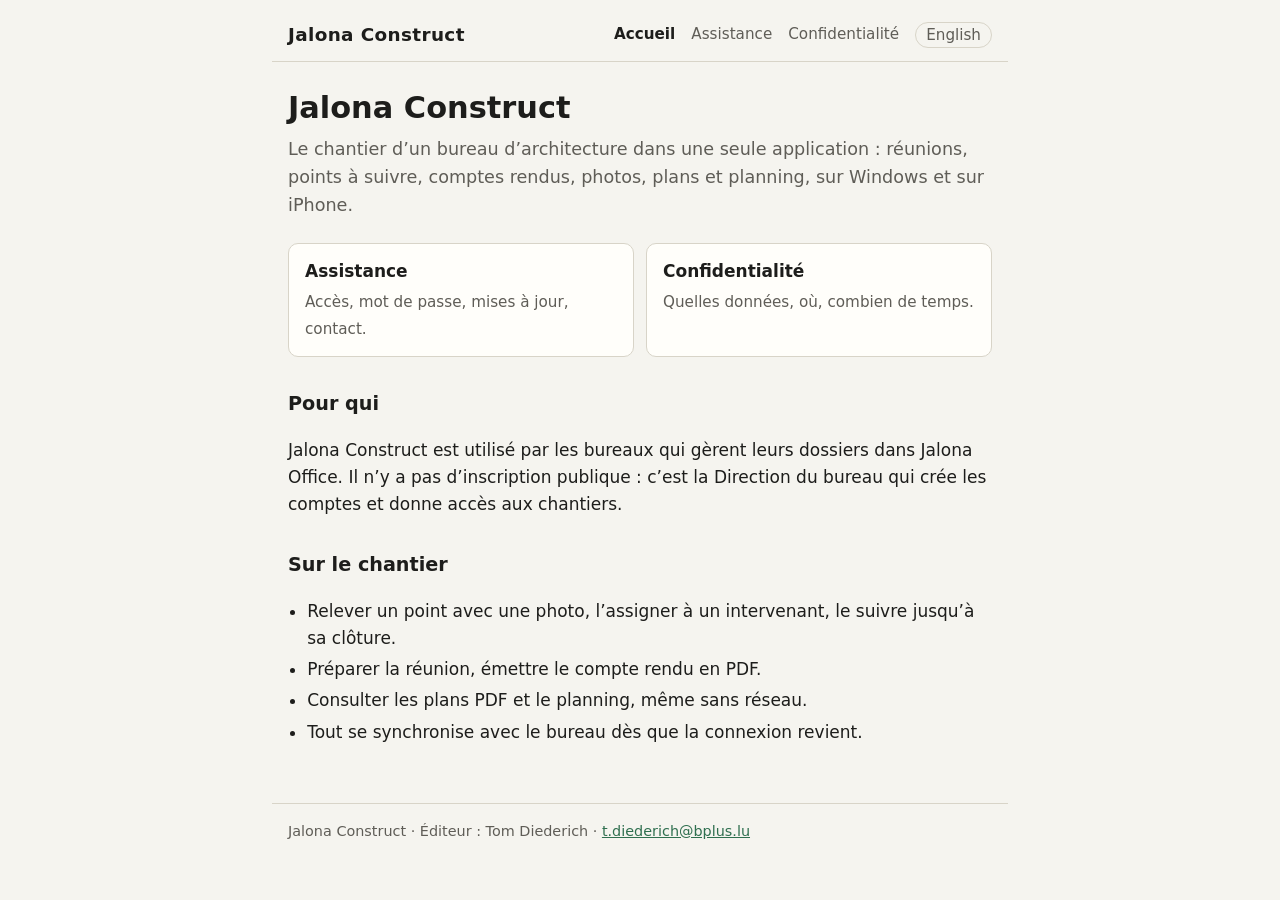
<file: index.html>
<!doctype html>
<html lang="fr">
<head>
<meta charset="utf-8">
<meta name="viewport" content="width=device-width, initial-scale=1">
<title>Jalona Construct</title>
<meta name="description" content="Jalona Construct : réunions de chantier, comptes rendus, photos, plans et planning pour les bureaux d’architecture.">
<link rel="alternate" hreflang="en" href="en/">
<link rel="stylesheet" href="style.css">
</head>
<body>
<header>
  <a class="brand" href="./">Jalona Construct</a>
  <nav><a href="./" aria-current="page">Accueil</a><a href="support/">Assistance</a><a href="confidentialite/">Confidentialité</a><a class="lang" href="en/" hreflang="en">English</a></nav>
</header>
<main>
<h1>Jalona Construct</h1>
<p class="lede">Le chantier d’un bureau d’architecture dans une seule application : réunions, points à suivre, comptes rendus, photos, plans et planning, sur Windows et sur iPhone.</p>
<div class="cards">
  <a class="card" href="support/"><strong>Assistance</strong><span>Accès, mot de passe, mises à jour, contact.</span></a>
  <a class="card" href="confidentialite/"><strong>Confidentialité</strong><span>Quelles données, où, combien de temps.</span></a>
</div>
<h2>Pour qui</h2>
<p>Jalona Construct est utilisé par les bureaux qui gèrent leurs dossiers dans Jalona Office. Il n’y a pas d’inscription publique : c’est la Direction du bureau qui crée les comptes et donne accès aux chantiers.</p>
<h2>Sur le chantier</h2>
<ul>
  <li>Relever un point avec une photo, l’assigner à un intervenant, le suivre jusqu’à sa clôture.</li>
  <li>Préparer la réunion, émettre le compte rendu en PDF.</li>
  <li>Consulter les plans PDF et le planning, même sans réseau.</li>
  <li>Tout se synchronise avec le bureau dès que la connexion revient.</li>
</ul>
</main>
<footer>Jalona Construct · Éditeur : Tom Diederich · <a href="mailto:t.diederich@bplus.lu">t.diederich@bplus.lu</a></footer>
</body>
</html>
</file>
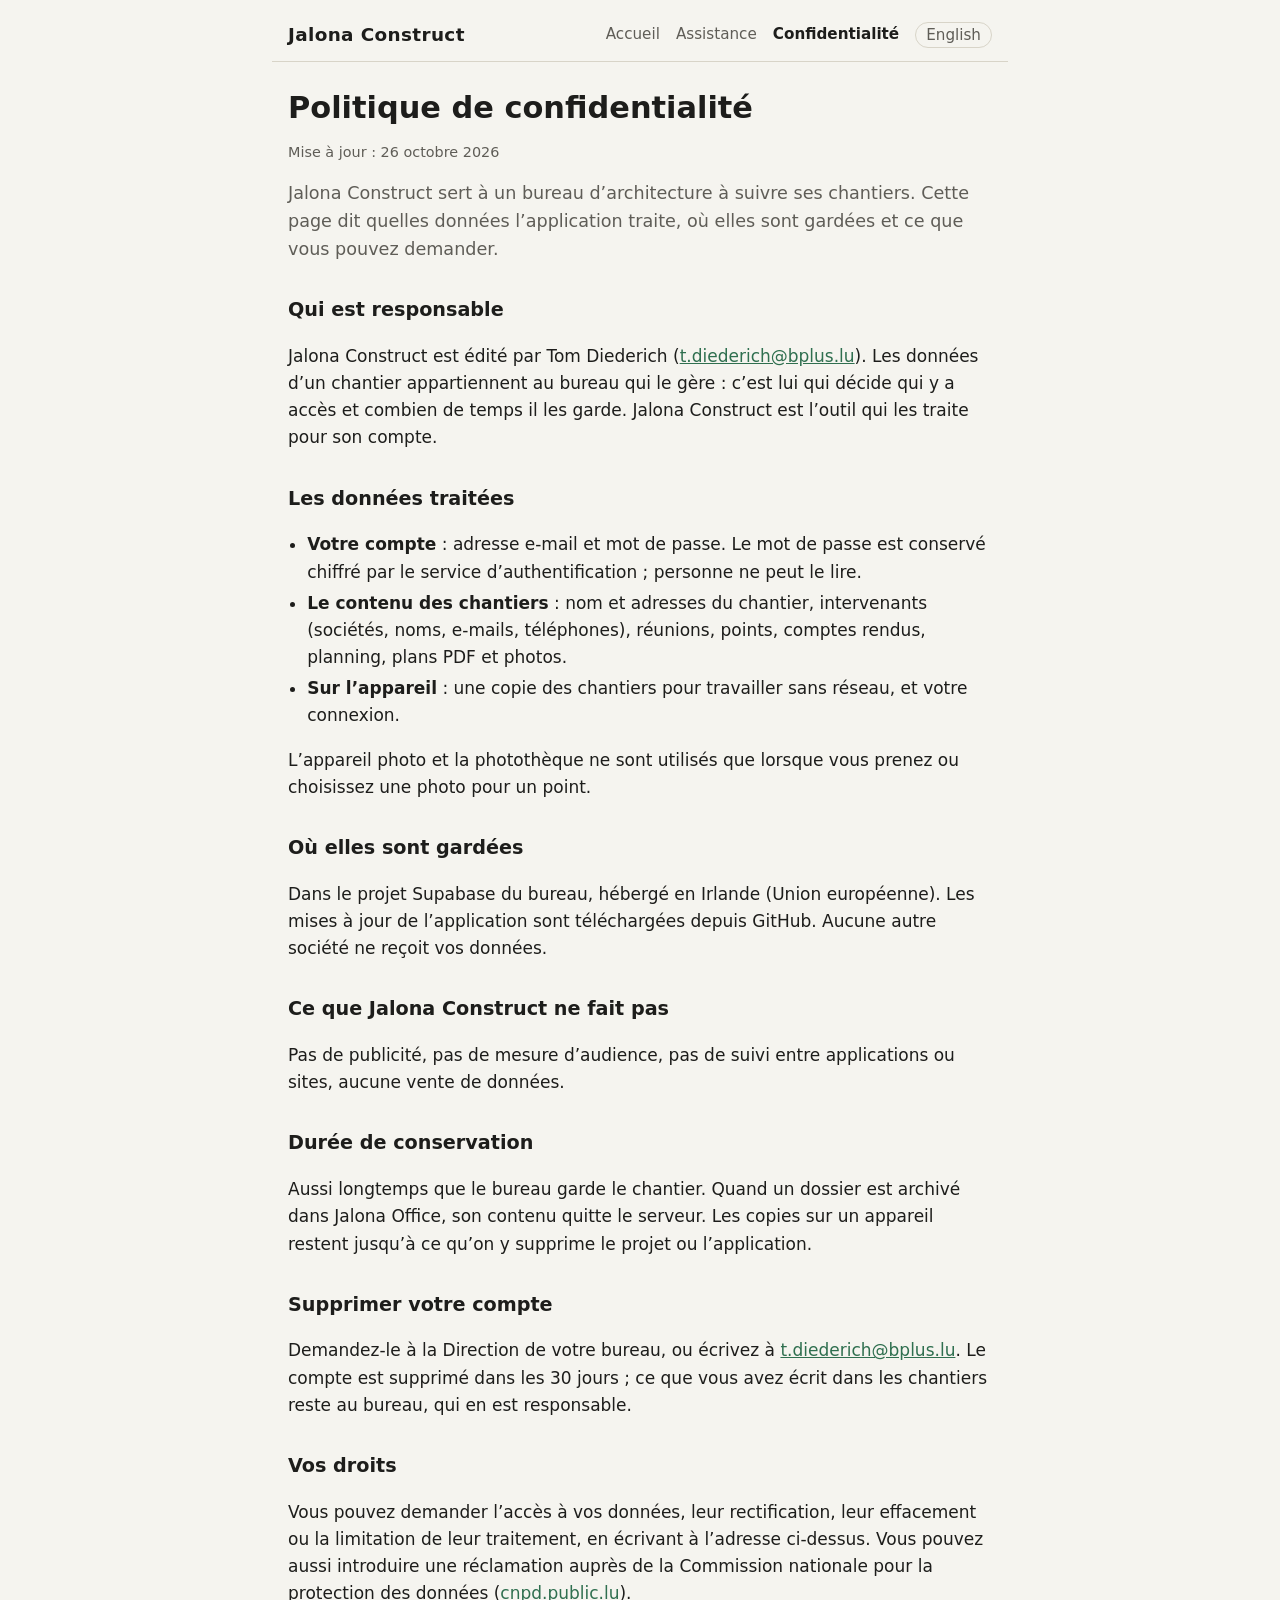
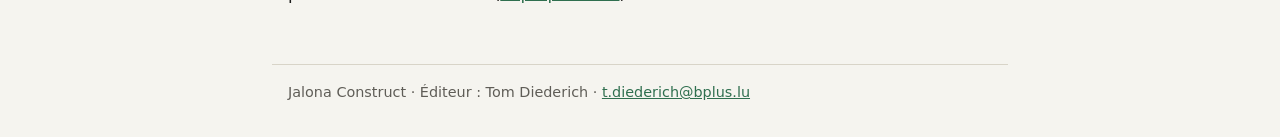
<file: confidentialite/index.html>
<!doctype html>
<html lang="fr">
<head>
<meta charset="utf-8">
<meta name="viewport" content="width=device-width, initial-scale=1">
<title>Confidentialité — Jalona Construct</title>
<meta name="description" content="Politique de confidentialité de Jalona Construct.">
<link rel="alternate" hreflang="en" href="../en/privacy/">
<link rel="stylesheet" href="../style.css">
</head>
<body>
<header>
  <a class="brand" href="../">Jalona Construct</a>
  <nav><a href="../">Accueil</a><a href="../support/">Assistance</a><a href="../confidentialite/" aria-current="page">Confidentialité</a><a class="lang" href="../en/privacy/" hreflang="en">English</a></nav>
</header>
<main>
<h1>Politique de confidentialité</h1>
<p class="updated">Mise à jour : 26 octobre 2026</p>
<p class="lede">Jalona Construct sert à un bureau d’architecture à suivre ses chantiers. Cette page dit quelles données l’application traite, où elles sont gardées et ce que vous pouvez demander.</p>
<h2>Qui est responsable</h2>
<p>Jalona Construct est édité par Tom Diederich (<a href="mailto:t.diederich@bplus.lu">t.diederich@bplus.lu</a>). Les données d’un chantier appartiennent au bureau qui le gère : c’est lui qui décide qui y a accès et combien de temps il les garde. Jalona Construct est l’outil qui les traite pour son compte.</p>
<h2>Les données traitées</h2>
<ul>
  <li><strong>Votre compte</strong> : adresse e-mail et mot de passe. Le mot de passe est conservé chiffré par le service d’authentification ; personne ne peut le lire.</li>
  <li><strong>Le contenu des chantiers</strong> : nom et adresses du chantier, intervenants (sociétés, noms, e-mails, téléphones), réunions, points, comptes rendus, planning, plans PDF et photos.</li>
  <li><strong>Sur l’appareil</strong> : une copie des chantiers pour travailler sans réseau, et votre connexion.</li>
</ul>
<p>L’appareil photo et la photothèque ne sont utilisés que lorsque vous prenez ou choisissez une photo pour un point.</p>
<h2>Où elles sont gardées</h2>
<p>Dans le projet Supabase du bureau, hébergé en Irlande (Union européenne). Les mises à jour de l’application sont téléchargées depuis GitHub. Aucune autre société ne reçoit vos données.</p>
<h2>Ce que Jalona Construct ne fait pas</h2>
<p>Pas de publicité, pas de mesure d’audience, pas de suivi entre applications ou sites, aucune vente de données.</p>
<h2>Durée de conservation</h2>
<p>Aussi longtemps que le bureau garde le chantier. Quand un dossier est archivé dans Jalona Office, son contenu quitte le serveur. Les copies sur un appareil restent jusqu’à ce qu’on y supprime le projet ou l’application.</p>
<h2>Supprimer votre compte</h2>
<p>Demandez-le à la Direction de votre bureau, ou écrivez à <a href="mailto:t.diederich@bplus.lu">t.diederich@bplus.lu</a>. Le compte est supprimé dans les 30 jours ; ce que vous avez écrit dans les chantiers reste au bureau, qui en est responsable.</p>
<h2>Vos droits</h2>
<p>Vous pouvez demander l’accès à vos données, leur rectification, leur effacement ou la limitation de leur traitement, en écrivant à l’adresse ci-dessus. Vous pouvez aussi introduire une réclamation auprès de la Commission nationale pour la protection des données (<a href="https://cnpd.public.lu">cnpd.public.lu</a>).</p>
</main>
<footer>Jalona Construct · Éditeur : Tom Diederich · <a href="mailto:t.diederich@bplus.lu">t.diederich@bplus.lu</a></footer>
</body>
</html>
</file>
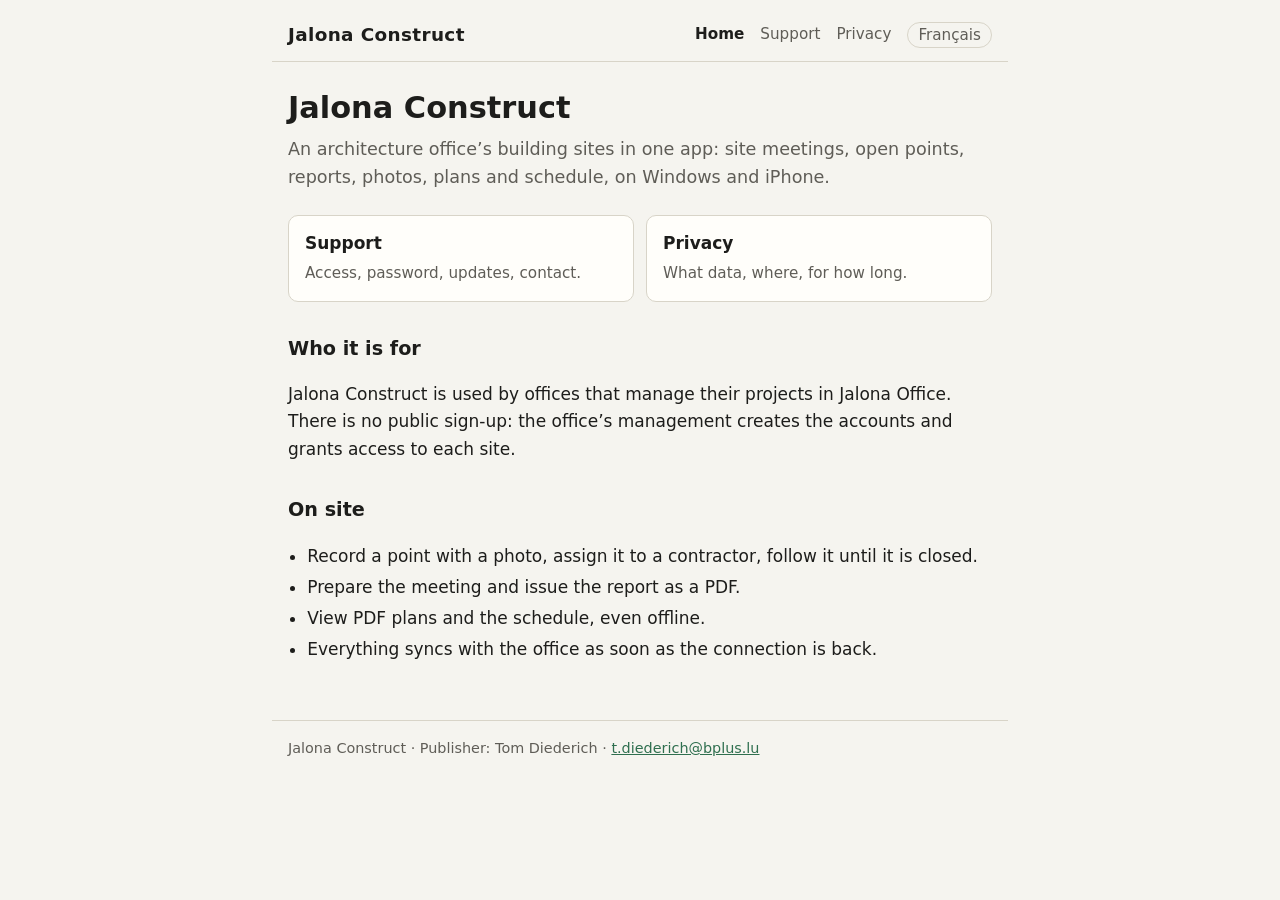
<file: en/index.html>
<!doctype html>
<html lang="en">
<head>
<meta charset="utf-8">
<meta name="viewport" content="width=device-width, initial-scale=1">
<title>Jalona Construct</title>
<meta name="description" content="Jalona Construct: site meetings, reports, photos, plans and schedule for architecture offices.">
<link rel="alternate" hreflang="fr" href="../">
<link rel="stylesheet" href="../style.css">
</head>
<body>
<header>
  <a class="brand" href="../en/">Jalona Construct</a>
  <nav><a href="../en/" aria-current="page">Home</a><a href="../en/support/">Support</a><a href="../en/privacy/">Privacy</a><a class="lang" href="../" hreflang="fr">Français</a></nav>
</header>
<main>
<h1>Jalona Construct</h1>
<p class="lede">An architecture office’s building sites in one app: site meetings, open points, reports, photos, plans and schedule, on Windows and iPhone.</p>
<div class="cards">
  <a class="card" href="support/"><strong>Support</strong><span>Access, password, updates, contact.</span></a>
  <a class="card" href="privacy/"><strong>Privacy</strong><span>What data, where, for how long.</span></a>
</div>
<h2>Who it is for</h2>
<p>Jalona Construct is used by offices that manage their projects in Jalona Office. There is no public sign-up: the office’s management creates the accounts and grants access to each site.</p>
<h2>On site</h2>
<ul>
  <li>Record a point with a photo, assign it to a contractor, follow it until it is closed.</li>
  <li>Prepare the meeting and issue the report as a PDF.</li>
  <li>View PDF plans and the schedule, even offline.</li>
  <li>Everything syncs with the office as soon as the connection is back.</li>
</ul>
</main>
<footer>Jalona Construct · Publisher: Tom Diederich · <a href="mailto:t.diederich@bplus.lu">t.diederich@bplus.lu</a></footer>
</body>
</html>
</file>
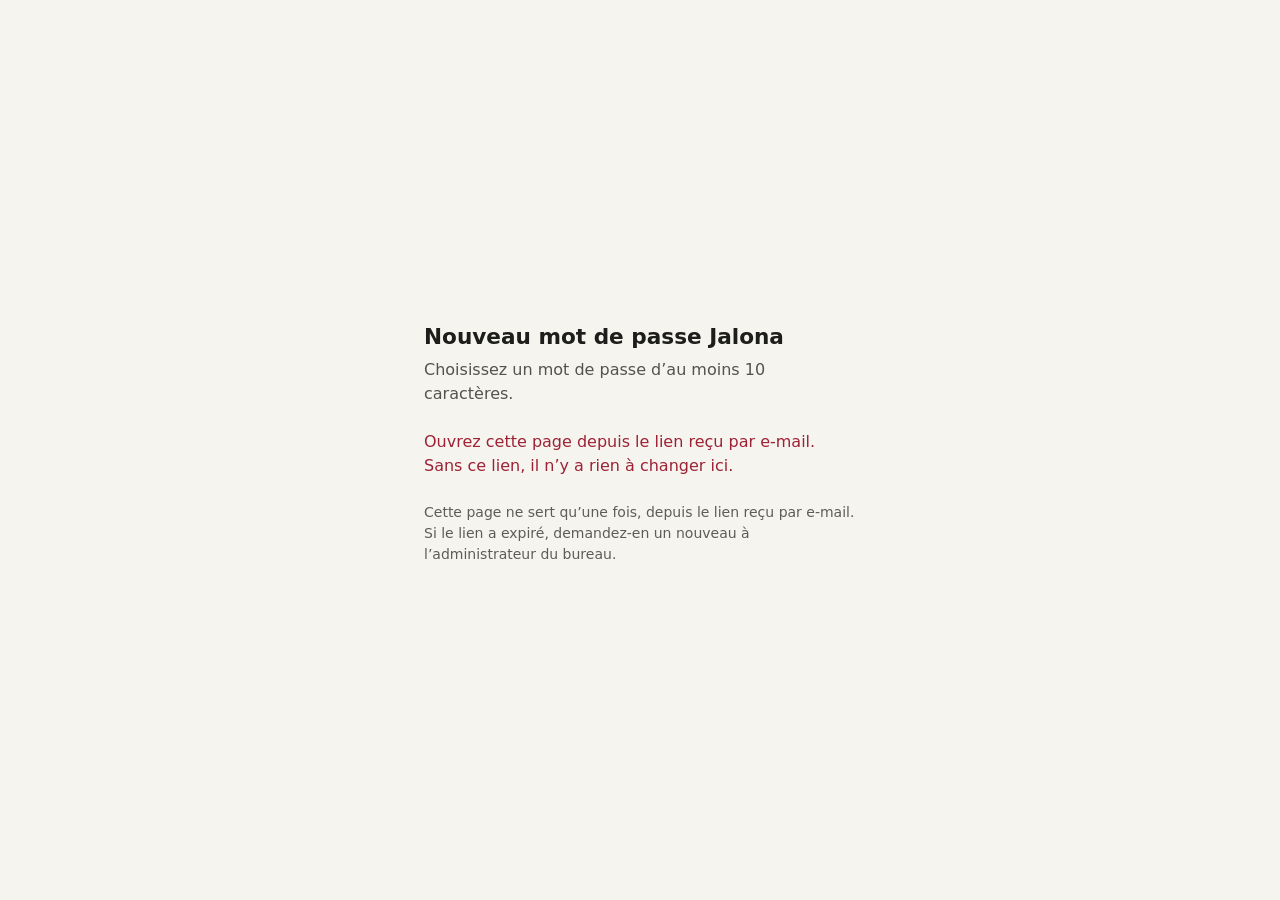
<file: motdepasse/index.html>
<!doctype html>
<html lang="fr">
<head>
<meta charset="utf-8">
<meta name="viewport" content="width=device-width, initial-scale=1">
<meta name="robots" content="noindex, nofollow">
<title>Jalona — nouveau mot de passe</title>
<!--
  Deliberately plain: two static files, no framework and no build step. This page is opened by
  somebody who is locked out, possibly on a telephone, possibly years after anybody last thought
  about it. It has to keep working on its own.

  connect-src names the Supabase project because that is the only place this page talks to.
-->
<meta http-equiv="Content-Security-Policy" content="default-src 'none'; script-src 'self'; style-src 'unsafe-inline'; connect-src https://xtsghxyomjgwtvgwjjaz.supabase.co; base-uri 'none'; form-action 'none'">
<style>
  :root { color-scheme: light dark; --ink: #1d1d1b; --paper: #f5f4ef; --line: #d8d4c8; --bad: #9d2235; --good: #2f6f4f; }
  @media (prefers-color-scheme: dark) { :root { --ink: #ece9e1; --paper: #1b1b19; --line: #3a3a36; --bad: #e2879a; --good: #86c9a5; } }
  * { box-sizing: border-box; }
  body { margin: 0; min-height: 100vh; display: grid; place-items: center; padding: 24px;
         background: var(--paper); color: var(--ink);
         font: 16px/1.5 system-ui, -apple-system, "Segoe UI", sans-serif; }
  main { width: 100%; max-width: 27rem; }
  h1 { font-size: 1.35rem; margin: 0 0 .25rem; }
  p.lede { margin: 0 0 1.5rem; opacity: .75; }
  label { display: block; margin-bottom: 1rem; font-weight: 600; }
  input { display: block; width: 100%; margin-top: .35rem; padding: .6rem .7rem; font: inherit;
          color: inherit; background: transparent; border: 1px solid var(--line); border-radius: 6px; }
  input:focus-visible { outline: 2px solid var(--ink); outline-offset: 1px; }
  button { width: 100%; padding: .7rem; font: inherit; font-weight: 600; cursor: pointer;
           color: var(--paper); background: var(--ink); border: 0; border-radius: 6px; }
  button[disabled] { opacity: .55; cursor: default; }
  .message { margin-top: 1rem; }
  .message:empty { margin: 0; }
  .message.error { color: var(--bad); }
  .message.done { color: var(--good); }
  .hint { margin-top: 1.5rem; font-size: .875rem; opacity: .7; }
</style>
</head>
<body>
<main>
  <h1>Nouveau mot de passe Jalona</h1>
  <p class="lede">Choisissez un mot de passe d’au moins 10 caractères.</p>
  <form id="form">
    <label>Nouveau mot de passe
      <input id="password" type="password" autocomplete="new-password" required minlength="10">
    </label>
    <label>Répéter le mot de passe
      <input id="repeat" type="password" autocomplete="new-password" required minlength="10">
    </label>
    <button id="submit" type="submit">Changer le mot de passe</button>
  </form>
  <p id="message" class="message" role="status" aria-live="polite"></p>
  <p class="hint">Cette page ne sert qu’une fois, depuis le lien reçu par e-mail. Si le lien a
    expiré, demandez-en un nouveau à l’administrateur du bureau.</p>
</main>
<script type="module" src="./recovery.js"></script>
</body>
</html>
</file>
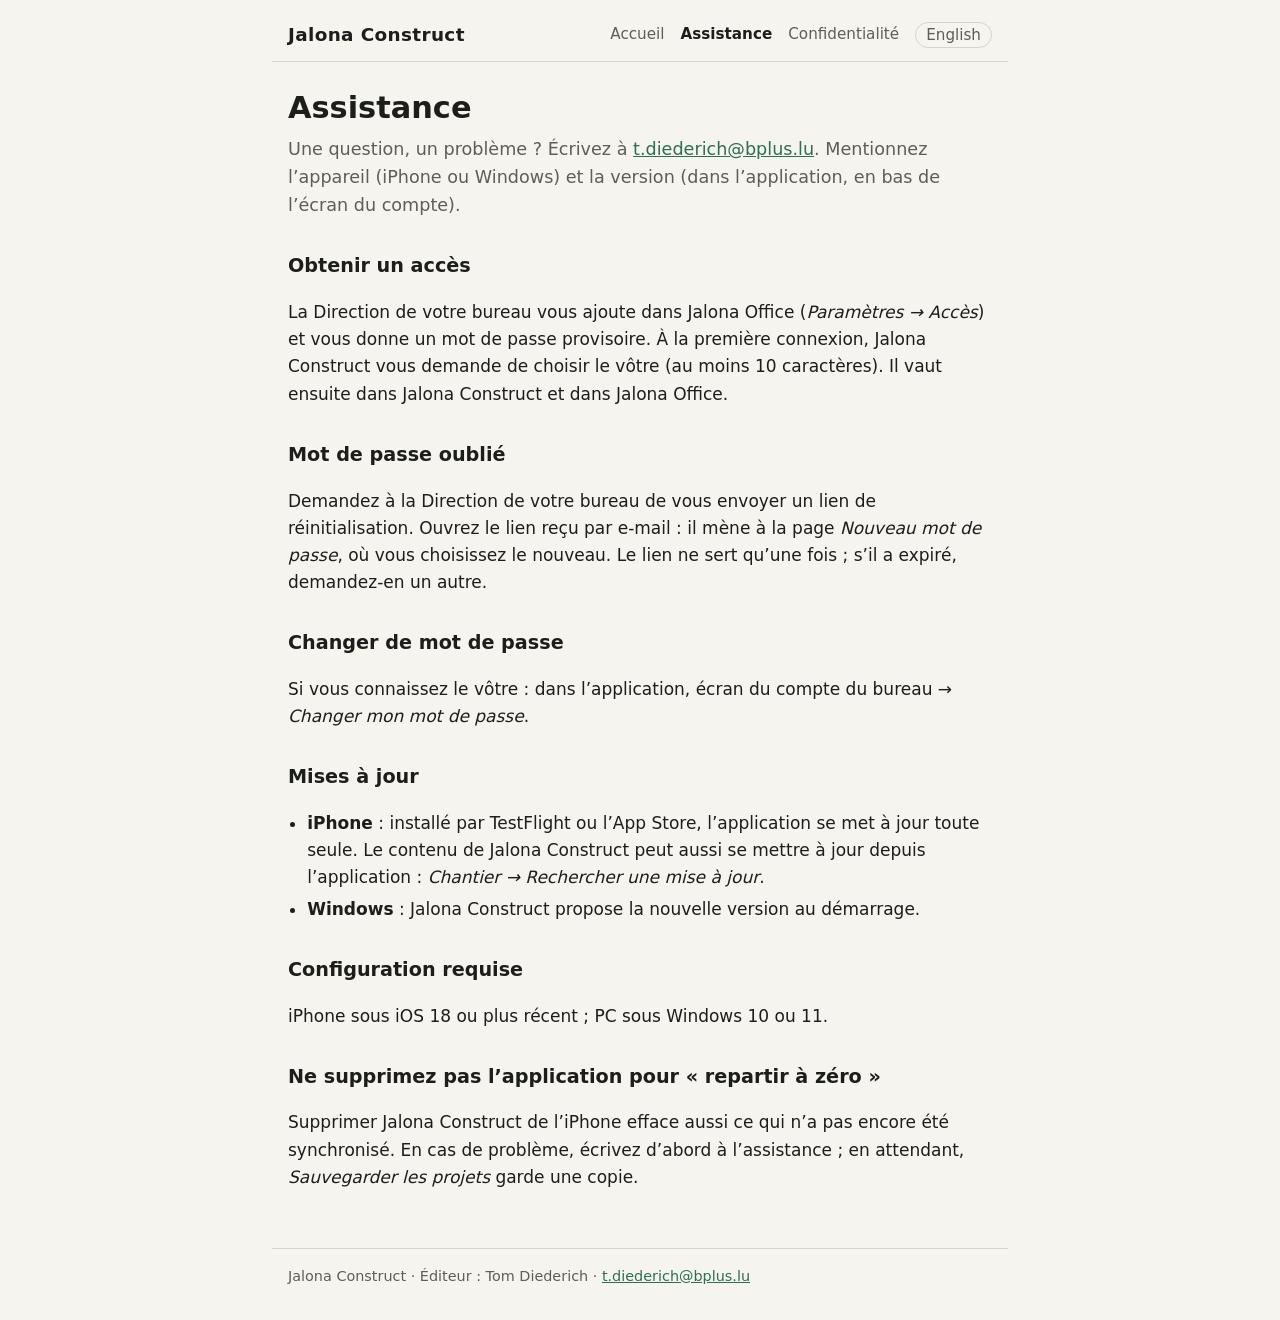
<file: support/index.html>
<!doctype html>
<html lang="fr">
<head>
<meta charset="utf-8">
<meta name="viewport" content="width=device-width, initial-scale=1">
<title>Assistance — Jalona Construct</title>
<meta name="description" content="Assistance Jalona Construct : accès, mot de passe oublié, mises à jour, contact.">
<link rel="alternate" hreflang="en" href="../en/support/">
<link rel="stylesheet" href="../style.css">
</head>
<body>
<header>
  <a class="brand" href="../">Jalona Construct</a>
  <nav><a href="../">Accueil</a><a href="../support/" aria-current="page">Assistance</a><a href="../confidentialite/">Confidentialité</a><a class="lang" href="../en/support/" hreflang="en">English</a></nav>
</header>
<main>
<h1>Assistance</h1>
<p class="lede">Une question, un problème ? Écrivez à <a href="mailto:t.diederich@bplus.lu">t.diederich@bplus.lu</a>. Mentionnez l’appareil (iPhone ou Windows) et la version (dans l’application, en bas de l’écran du compte).</p>
<h2>Obtenir un accès</h2>
<p>La Direction de votre bureau vous ajoute dans Jalona Office (<em>Paramètres → Accès</em>) et vous donne un mot de passe provisoire. À la première connexion, Jalona Construct vous demande de choisir le vôtre (au moins 10 caractères). Il vaut ensuite dans Jalona Construct et dans Jalona Office.</p>
<h2>Mot de passe oublié</h2>
<p>Demandez à la Direction de votre bureau de vous envoyer un lien de réinitialisation. Ouvrez le lien reçu par e-mail : il mène à la page <em>Nouveau mot de passe</em>, où vous choisissez le nouveau. Le lien ne sert qu’une fois ; s’il a expiré, demandez-en un autre.</p>
<h2>Changer de mot de passe</h2>
<p>Si vous connaissez le vôtre : dans l’application, écran du compte du bureau → <em>Changer mon mot de passe</em>.</p>
<h2>Mises à jour</h2>
<ul>
  <li><strong>iPhone</strong> : installé par TestFlight ou l’App Store, l’application se met à jour toute seule. Le contenu de Jalona Construct peut aussi se mettre à jour depuis l’application : <em>Chantier → Rechercher une mise à jour</em>.</li>
  <li><strong>Windows</strong> : Jalona Construct propose la nouvelle version au démarrage.</li>
</ul>
<h2>Configuration requise</h2>
<p>iPhone sous iOS 18 ou plus récent ; PC sous Windows 10 ou 11.</p>
<h2>Ne supprimez pas l’application pour « repartir à zéro »</h2>
<p>Supprimer Jalona Construct de l’iPhone efface aussi ce qui n’a pas encore été synchronisé. En cas de problème, écrivez d’abord à l’assistance ; en attendant, <em>Sauvegarder les projets</em> garde une copie.</p>
</main>
<footer>Jalona Construct · Éditeur : Tom Diederich · <a href="mailto:t.diederich@bplus.lu">t.diederich@bplus.lu</a></footer>
</body>
</html>
</file>
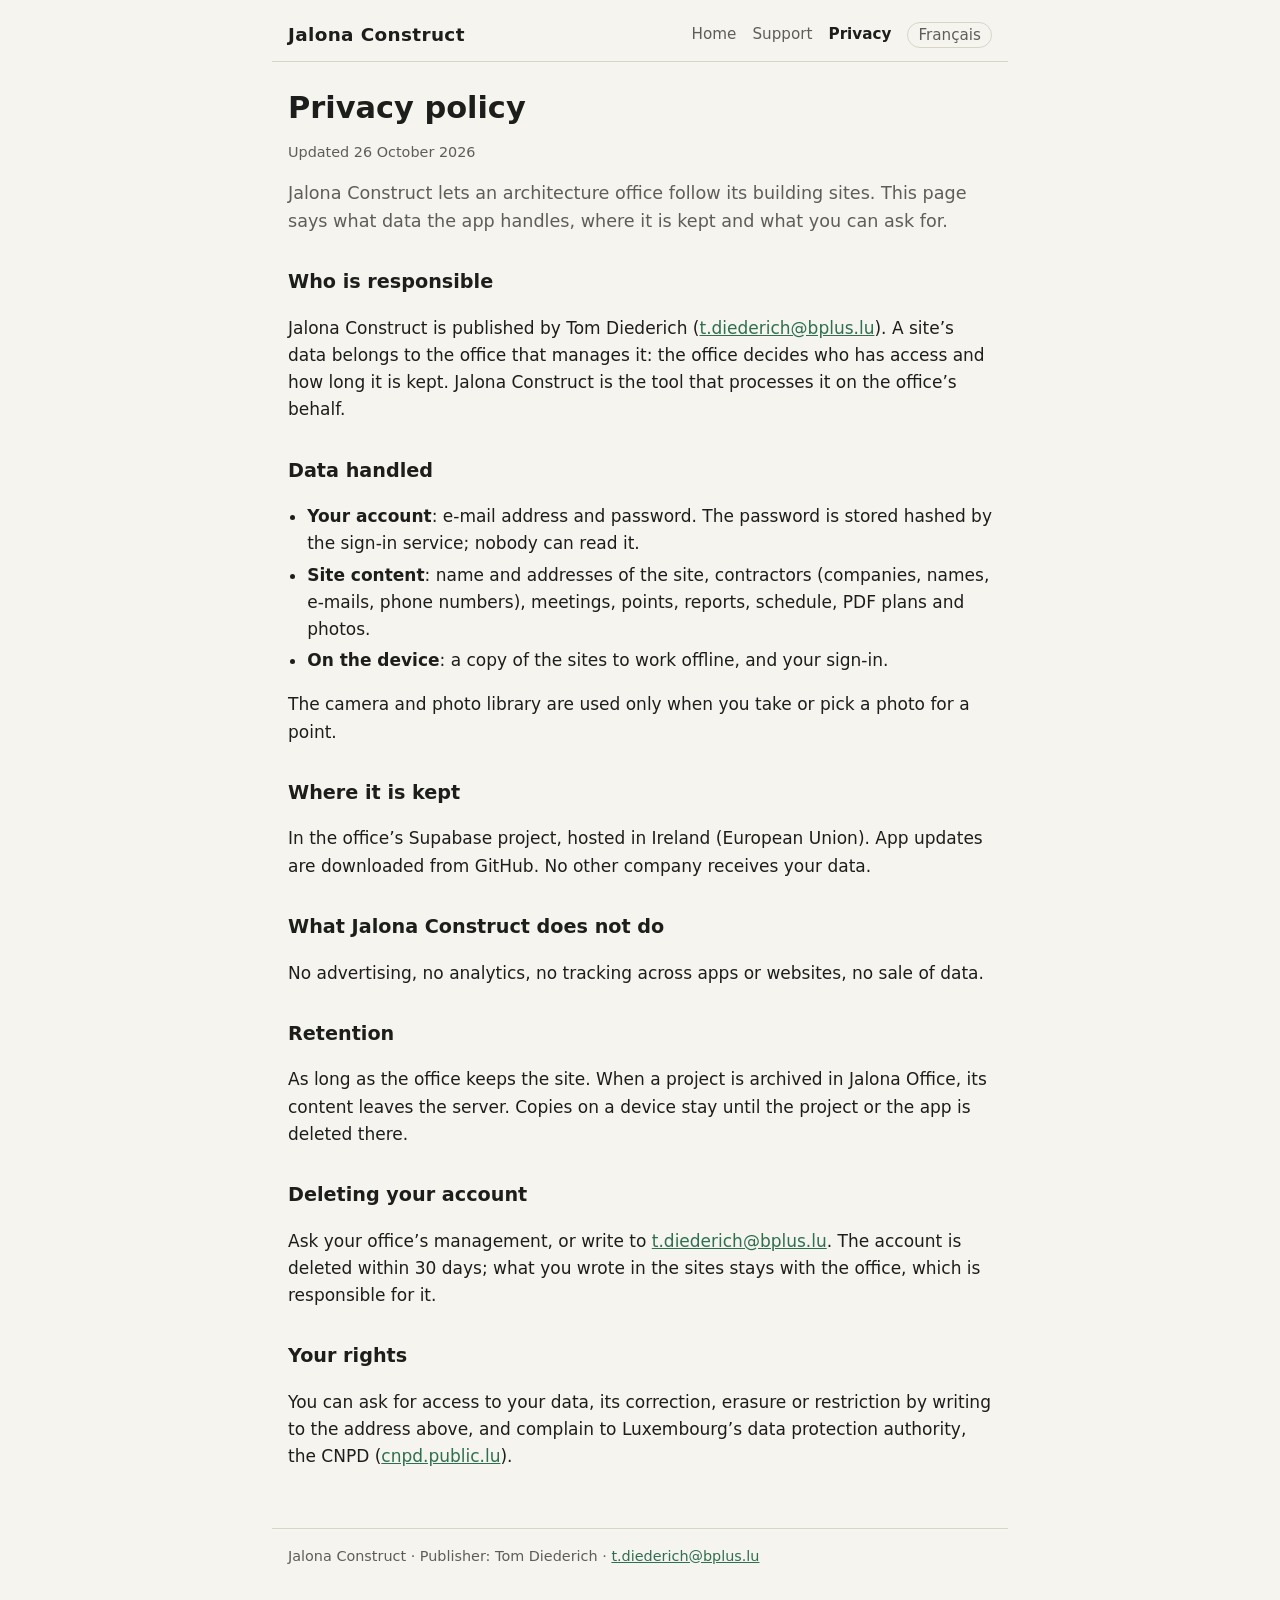
<file: en/privacy/index.html>
<!doctype html>
<html lang="en">
<head>
<meta charset="utf-8">
<meta name="viewport" content="width=device-width, initial-scale=1">
<title>Privacy — Jalona Construct</title>
<meta name="description" content="Jalona Construct privacy policy.">
<link rel="alternate" hreflang="fr" href="../../confidentialite/">
<link rel="stylesheet" href="../../style.css">
</head>
<body>
<header>
  <a class="brand" href="../../en/">Jalona Construct</a>
  <nav><a href="../../en/">Home</a><a href="../../en/support/">Support</a><a href="../../en/privacy/" aria-current="page">Privacy</a><a class="lang" href="../../confidentialite/" hreflang="fr">Français</a></nav>
</header>
<main>
<h1>Privacy policy</h1>
<p class="updated">Updated 26 October 2026</p>
<p class="lede">Jalona Construct lets an architecture office follow its building sites. This page says what data the app handles, where it is kept and what you can ask for.</p>
<h2>Who is responsible</h2>
<p>Jalona Construct is published by Tom Diederich (<a href="mailto:t.diederich@bplus.lu">t.diederich@bplus.lu</a>). A site’s data belongs to the office that manages it: the office decides who has access and how long it is kept. Jalona Construct is the tool that processes it on the office’s behalf.</p>
<h2>Data handled</h2>
<ul>
  <li><strong>Your account</strong>: e-mail address and password. The password is stored hashed by the sign-in service; nobody can read it.</li>
  <li><strong>Site content</strong>: name and addresses of the site, contractors (companies, names, e-mails, phone numbers), meetings, points, reports, schedule, PDF plans and photos.</li>
  <li><strong>On the device</strong>: a copy of the sites to work offline, and your sign-in.</li>
</ul>
<p>The camera and photo library are used only when you take or pick a photo for a point.</p>
<h2>Where it is kept</h2>
<p>In the office’s Supabase project, hosted in Ireland (European Union). App updates are downloaded from GitHub. No other company receives your data.</p>
<h2>What Jalona Construct does not do</h2>
<p>No advertising, no analytics, no tracking across apps or websites, no sale of data.</p>
<h2>Retention</h2>
<p>As long as the office keeps the site. When a project is archived in Jalona Office, its content leaves the server. Copies on a device stay until the project or the app is deleted there.</p>
<h2>Deleting your account</h2>
<p>Ask your office’s management, or write to <a href="mailto:t.diederich@bplus.lu">t.diederich@bplus.lu</a>. The account is deleted within 30 days; what you wrote in the sites stays with the office, which is responsible for it.</p>
<h2>Your rights</h2>
<p>You can ask for access to your data, its correction, erasure or restriction by writing to the address above, and complain to Luxembourg’s data protection authority, the CNPD (<a href="https://cnpd.public.lu">cnpd.public.lu</a>).</p>
</main>
<footer>Jalona Construct · Publisher: Tom Diederich · <a href="mailto:t.diederich@bplus.lu">t.diederich@bplus.lu</a></footer>
</body>
</html>
</file>
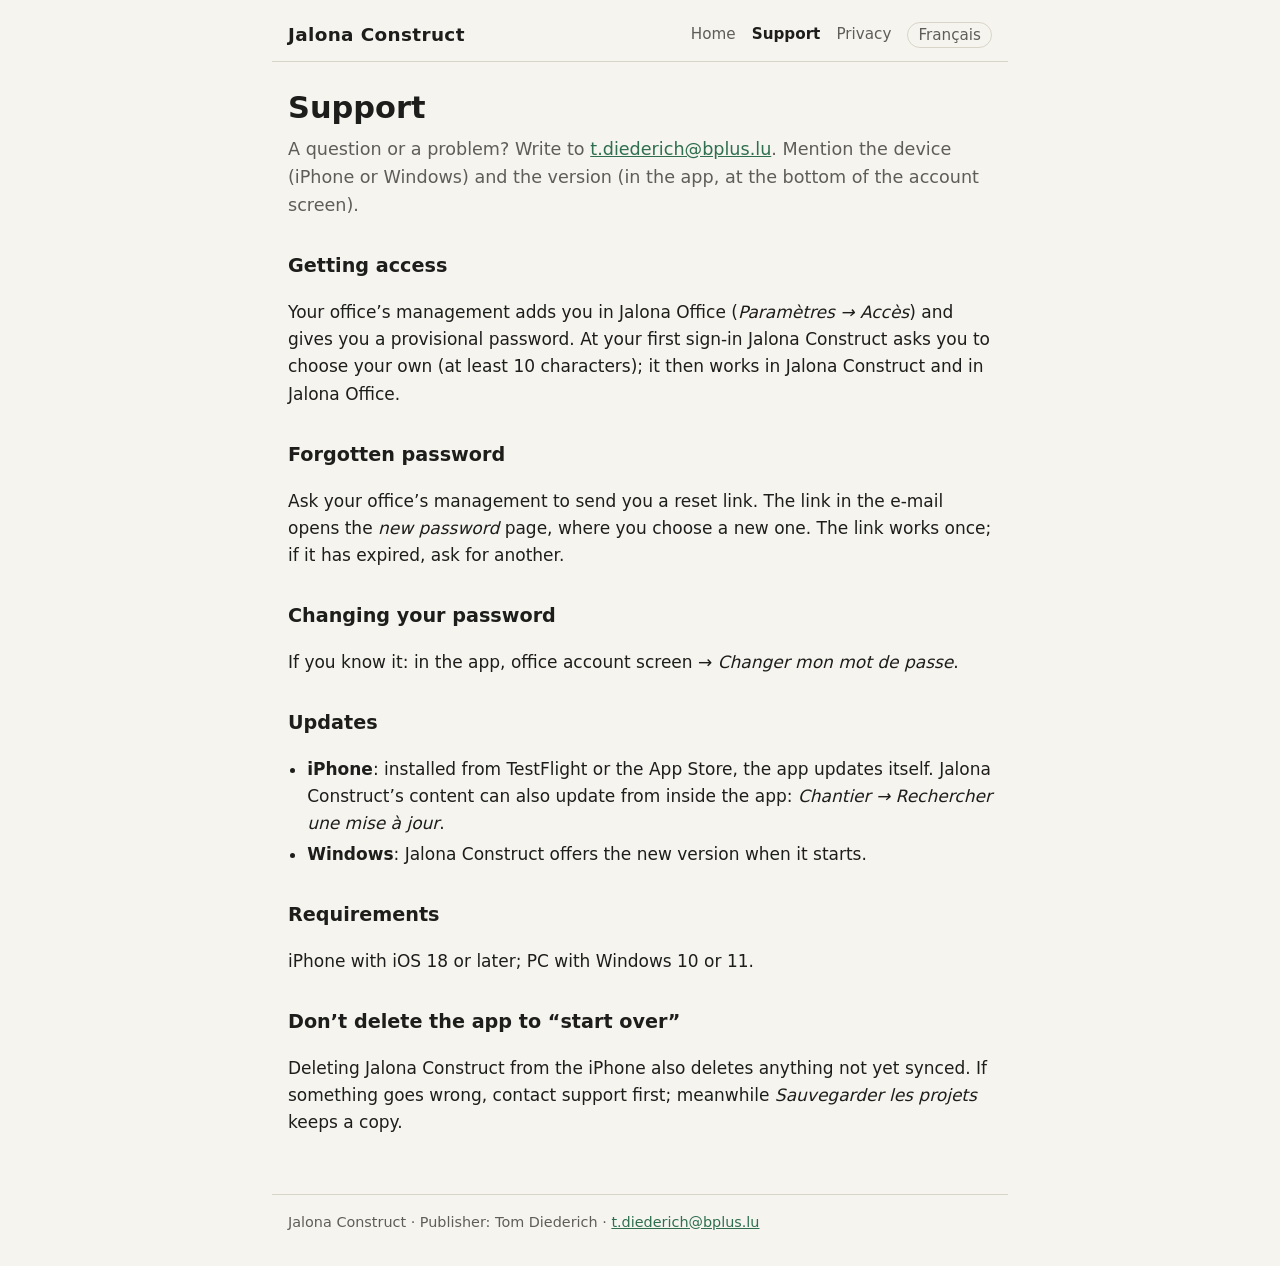
<file: en/support/index.html>
<!doctype html>
<html lang="en">
<head>
<meta charset="utf-8">
<meta name="viewport" content="width=device-width, initial-scale=1">
<title>Support — Jalona Construct</title>
<meta name="description" content="Jalona Construct support: access, forgotten password, updates, contact.">
<link rel="alternate" hreflang="fr" href="../../support/">
<link rel="stylesheet" href="../../style.css">
</head>
<body>
<header>
  <a class="brand" href="../../en/">Jalona Construct</a>
  <nav><a href="../../en/">Home</a><a href="../../en/support/" aria-current="page">Support</a><a href="../../en/privacy/">Privacy</a><a class="lang" href="../../support/" hreflang="fr">Français</a></nav>
</header>
<main>
<h1>Support</h1>
<p class="lede">A question or a problem? Write to <a href="mailto:t.diederich@bplus.lu">t.diederich@bplus.lu</a>. Mention the device (iPhone or Windows) and the version (in the app, at the bottom of the account screen).</p>
<h2>Getting access</h2>
<p>Your office’s management adds you in Jalona Office (<em>Paramètres → Accès</em>) and gives you a provisional password. At your first sign-in Jalona Construct asks you to choose your own (at least 10 characters); it then works in Jalona Construct and in Jalona Office.</p>
<h2>Forgotten password</h2>
<p>Ask your office’s management to send you a reset link. The link in the e-mail opens the <em>new password</em> page, where you choose a new one. The link works once; if it has expired, ask for another.</p>
<h2>Changing your password</h2>
<p>If you know it: in the app, office account screen → <em>Changer mon mot de passe</em>.</p>
<h2>Updates</h2>
<ul>
  <li><strong>iPhone</strong>: installed from TestFlight or the App Store, the app updates itself. Jalona Construct’s content can also update from inside the app: <em>Chantier → Rechercher une mise à jour</em>.</li>
  <li><strong>Windows</strong>: Jalona Construct offers the new version when it starts.</li>
</ul>
<h2>Requirements</h2>
<p>iPhone with iOS 18 or later; PC with Windows 10 or 11.</p>
<h2>Don’t delete the app to “start over”</h2>
<p>Deleting Jalona Construct from the iPhone also deletes anything not yet synced. If something goes wrong, contact support first; meanwhile <em>Sauvegarder les projets</em> keeps a copy.</p>
</main>
<footer>Jalona Construct · Publisher: Tom Diederich · <a href="mailto:t.diederich@bplus.lu">t.diederich@bplus.lu</a></footer>
</body>
</html>
</file>
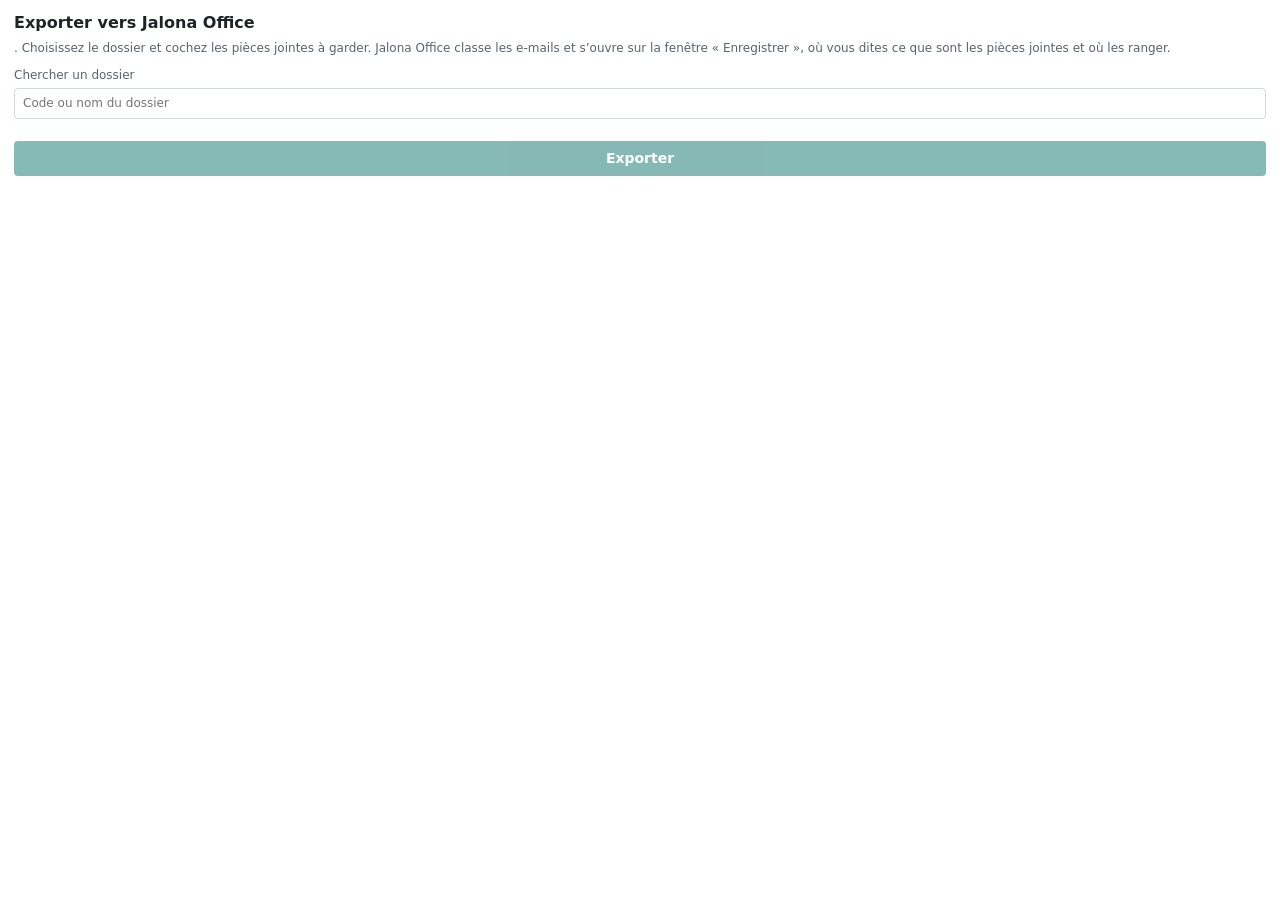
<file: outlook/export.html>
<!doctype html>
<html lang="fr">
<head>
  <meta charset="utf-8">
  <meta name="viewport" content="width=device-width, initial-scale=1">
  <title>Exporter vers Jalona Office</title>
  <script src="https://appsforoffice.microsoft.com/lib/1/hosted/office.js"></script>
  <link rel="stylesheet" href="taskpane.css">
  <script type="module" src="export.js"></script>
</head>
<body>
  <main>
    <h1>Exporter vers Jalona Office</h1>
    <p class="hint"><span id="count"></span>. Choisissez le dossier et cochez les pièces jointes à garder. Jalona Office classe les e-mails et s’ouvre sur la fenêtre « Enregistrer », où vous dites ce que sont les pièces jointes et où les ranger.</p>
    <p class="chosen" id="chosen"></p>
    <label class="search">Chercher un dossier
      <input id="query" type="search" autocomplete="off" placeholder="Code ou nom du dossier">
    </label>
    <ul id="dossiers" aria-label="Dossiers"></ul>
    <div id="mails"></div>
    <button type="button" id="export" class="primary" disabled>Exporter</button>
    <p class="status" id="status" role="status"></p>
    <p><a id="open-office" hidden>Jalona Office ne s’est pas ouvert ? Cliquez ici.</a></p>
  </main>
</body>
</html>
</file>
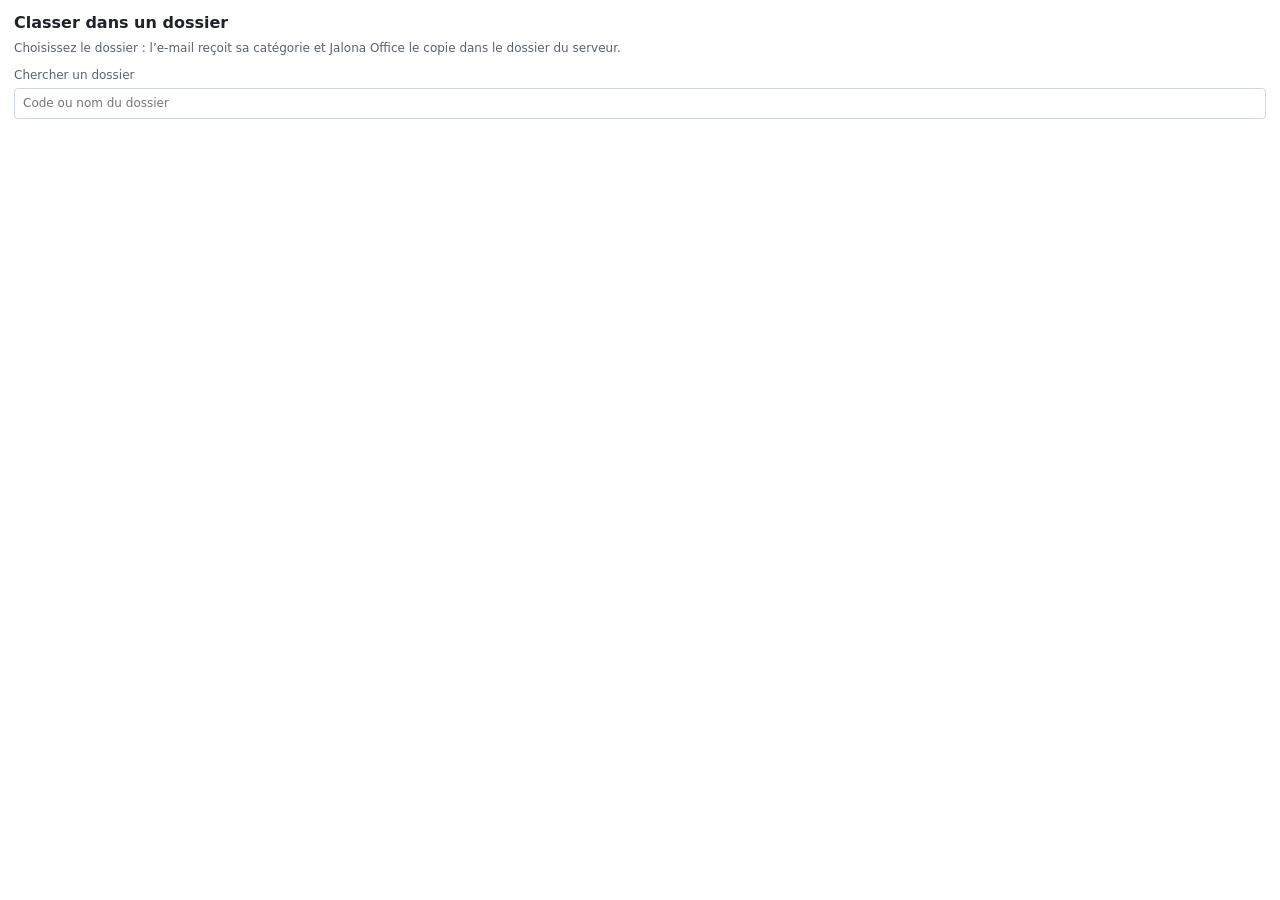
<file: outlook/taskpane.html>
<!doctype html>
<html lang="fr">
<head>
  <meta charset="utf-8">
  <meta name="viewport" content="width=device-width, initial-scale=1">
  <title>Classer dans un dossier</title>
  <script src="https://appsforoffice.microsoft.com/lib/1/hosted/office.js"></script>
  <link rel="stylesheet" href="taskpane.css">
  <script type="module" src="taskpane.js"></script>
</head>
<body>
  <main>
    <h1>Classer dans un dossier</h1>
    <p class="hint" id="hint">Choisissez le dossier : l’e-mail reçoit sa catégorie et Jalona Office le copie dans le dossier du serveur.</p>
    <section id="current" hidden>
      <h2>Classé dans</h2>
      <ul id="current-list"></ul>
    </section>
    <label class="search">Chercher un dossier
      <input id="query" type="search" autocomplete="off" placeholder="Code ou nom du dossier">
    </label>
    <ul id="dossiers" aria-label="Dossiers"></ul>
    <p class="status" id="status" role="status"></p>
  </main>
</body>
</html>
</file>
<file: style.css>
/* One sheet for the whole site. Same palette as the password page (packages/suite/recovery). */
:root { color-scheme: light dark; --ink: #1d1d1b; --paper: #f5f4ef; --card: #fffefa; --line: #d8d4c8; --mute: #5f5d57; --accent: #2f6f4f; }
@media (prefers-color-scheme: dark) {
  :root { --ink: #ece9e1; --paper: #1b1b19; --card: #23231f; --line: #3a3a36; --mute: #a8a59c; --accent: #86c9a5; }
}
* { box-sizing: border-box; }
html { -webkit-text-size-adjust: 100%; }
body { margin: 0; background: var(--paper); color: var(--ink); font: 17px/1.6 system-ui, -apple-system, "Segoe UI", sans-serif; }
a { color: var(--accent); }
header, main, footer { width: 100%; max-width: 46rem; margin: 0 auto; padding: 0 16px; }
header { display: flex; flex-wrap: wrap; align-items: center; gap: 8px 20px; padding-top: 20px; padding-bottom: 12px; border-bottom: 1px solid var(--line); }
header .brand { font-weight: 800; font-size: 1.15rem; letter-spacing: .02em; color: var(--ink); text-decoration: none; margin-right: auto; }
header nav { display: flex; flex-wrap: wrap; gap: 4px 16px; font-size: .95rem; }
header nav a { color: var(--mute); text-decoration: none; }
header nav a[aria-current="page"] { color: var(--ink); font-weight: 600; }
header nav a.lang { border: 1px solid var(--line); border-radius: 999px; padding: 0 10px; }
main { padding-top: 28px; padding-bottom: 40px; }
h1 { font-size: 1.9rem; line-height: 1.2; margin: 0 0 .5rem; }
h2 { font-size: 1.2rem; margin: 2rem 0 .4rem; }
p.lede { font-size: 1.1rem; color: var(--mute); margin-top: 0; }
.cards { display: grid; gap: 12px; grid-template-columns: repeat(auto-fit, minmax(14rem, 1fr)); margin: 1.5rem 0; }
.card { background: var(--card); border: 1px solid var(--line); border-radius: 10px; padding: 14px 16px; text-decoration: none; color: var(--ink); }
.card strong { display: block; margin-bottom: 2px; }
.card span { color: var(--mute); font-size: .95rem; }
ul { padding-left: 1.2rem; }
li { margin: .25rem 0; }
.updated { color: var(--mute); font-size: .9rem; }
footer { padding-top: 16px; padding-bottom: 32px; border-top: 1px solid var(--line); color: var(--mute); font-size: .9rem; }
</file>
<file: outlook/taskpane.css>
:root { --bg: #ffffff; --fg: #1f2328; --muted: #59636e; --line: #d0d7de; --accent: #0f766e; --accent-soft: #e6f4f1; --danger: #b42318; color-scheme: light dark; }
@media (prefers-color-scheme: dark) { :root { --bg: #1f1f1f; --fg: #e6e6e6; --muted: #a0a7ae; --line: #3a3f44; --accent: #5eead4; --accent-soft: #123b36; --danger: #ff8a80; } }
* { box-sizing: border-box; }
body { margin: 0; background: var(--bg); color: var(--fg); font: 14px/1.4 "Segoe UI", system-ui, sans-serif; }
main { padding: 12px 14px 24px; }
h1 { font-size: 16px; margin: 0 0 6px; }
h2 { font-size: 13px; margin: 12px 0 4px; color: var(--muted); font-weight: 600; }
.hint, .status { color: var(--muted); font-size: 12px; margin: 0 0 10px; }
.status.error { color: var(--danger); }
.search { display: grid; gap: 4px; font-size: 12px; color: var(--muted); margin: 10px 0 8px; }
.search input { font: inherit; padding: 6px 8px; border: 1px solid var(--line); border-radius: 4px; background: var(--bg); color: var(--fg); }
ul { list-style: none; margin: 0; padding: 0; }
#dossiers li + li, #current-list li + li { margin-top: 4px; }
button.dossier { width: 100%; text-align: left; font: inherit; color: inherit; background: none; border: 1px solid var(--line); border-radius: 4px; padding: 6px 8px; cursor: pointer; display: grid; gap: 1px; }
button.dossier:hover, button.dossier:focus-visible { border-color: var(--accent); outline: none; }
button.dossier.on { background: var(--accent-soft); border-color: var(--accent); }
.code { font-weight: 600; }
.why { font-size: 11px; color: var(--accent); }
#current-list li { display: flex; justify-content: space-between; align-items: center; gap: 6px; background: var(--accent-soft); border-radius: 4px; padding: 4px 8px; }
#current-list button { font: inherit; font-size: 12px; background: none; border: 0; color: var(--danger); cursor: pointer; text-decoration: underline; }
/* « Exporter vers Jalona Office » (0.2.0): the dossier, then each mail with its attachments. */
.chosen { font-weight: 600; margin: 6px 0 0; }
.mail { border-top: 1px solid var(--line); margin-top: 12px; padding-top: 6px; }
.mail h2 { color: var(--fg); overflow: hidden; text-overflow: ellipsis; white-space: nowrap; }
.attachment { display: grid; grid-template-columns: minmax(0, 1fr) auto; align-items: center; gap: 6px; margin: 4px 0; }
.attachment label { display: flex; align-items: center; gap: 6px; min-width: 0; font-size: 13px; }
.attachment .name { overflow: hidden; text-overflow: ellipsis; white-space: nowrap; }
.attachment .size { color: var(--muted); font-size: 11px; flex: none; }
.attachment select { font: inherit; font-size: 12px; max-width: 140px; }
#export { width: 100%; margin-top: 14px; font: inherit; font-weight: 600; padding: 8px; border: 0; border-radius: 4px; background: var(--accent); color: #fff; cursor: pointer; }
#export:disabled { opacity: .5; cursor: default; }
</file>
